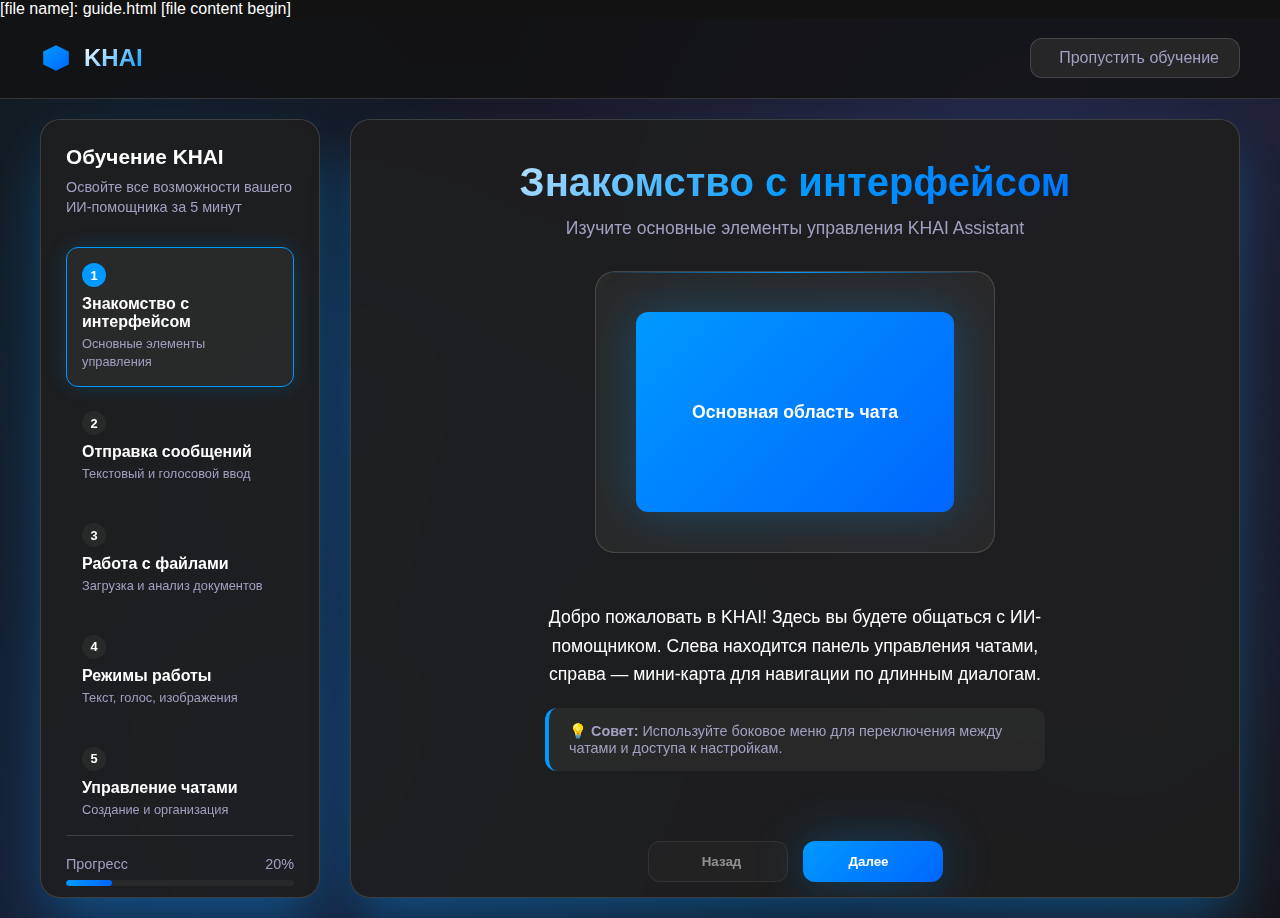
<file: new/guide.html>
[file name]: guide.html
[file content begin]
<!DOCTYPE html>
<html lang="ru">
<head>
    <meta charset="UTF-8">
    <meta name="viewport" content="width=device-width, initial-scale=1.0, viewport-fit=cover">
    <title>Обучение — KHAI Assistant</title>
    <link rel="stylesheet" href="https://cdn.jsdelivr.net/npm/@tabler/icons-webfont@latest/dist/tabler-icons.min.css">
    <style>
        * {
            margin: 0;
            padding: 0;
            box-sizing: border-box;
        }

        :root {
            --bg-primary: #121212;
            --bg-secondary: rgba(30, 30, 30, 0.9);
            --bg-tertiary: rgba(45, 45, 45, 0.7);
            --text-primary: #ffffff;
            --text-secondary: #a0a0c0;
            --accent-primary: #0099ff;
            --accent-secondary: #0066ff;
            --border-color: rgba(255, 255, 255, 0.15);
            --radius-lg: 20px;
            --radius-md: 12px;
            --shadow-lg: 0 25px 50px -12px rgba(0, 153, 255, 0.4);
            --shadow-glow: 0 0 50px rgba(0, 153, 255, 0.3);
            --transition: all 0.4s cubic-bezier(0.25, 0.46, 0.45, 0.94);
        }

        body {
            font-family: -apple-system, BlinkMacSystemFont, 'Segoe UI', Roboto, sans-serif;
            background: var(--bg-primary);
            color: var(--text-primary);
            overflow: hidden;
            height: 100vh;
            height: 100dvh;
        }

        .app-container {
            height: 100vh;
            height: 100dvh;
            display: flex;
            flex-direction: column;
            position: relative;
            overflow: hidden;
        }

        /* Animated Background */
        .floating-background {
            position: absolute;
            top: 0;
            left: 0;
            width: 100%;
            height: 100%;
            background: 
                radial-gradient(circle at 20% 80%, rgba(0, 153, 255, 0.15) 0%, transparent 50%),
                radial-gradient(circle at 80% 20%, rgba(102, 126, 234, 0.15) 0%, transparent 50%),
                linear-gradient(135deg, #121212 0%, #1a1a2e 50%, #121212 100%);
            overflow: hidden;
        }

        .parallax-layer {
            position: absolute;
            width: 100%;
            height: 100%;
        }

        .layer-1 {
            background: 
                radial-gradient(circle at 10% 20%, rgba(0, 153, 255, 0.1) 0%, transparent 30%),
                radial-gradient(circle at 90% 80%, rgba(102, 126, 234, 0.1) 0%, transparent 30%);
            animation: float 8s ease-in-out infinite;
        }

        .layer-2 {
            background: 
                radial-gradient(circle at 30% 40%, rgba(0, 153, 255, 0.08) 0%, transparent 25%),
                radial-gradient(circle at 70% 60%, rgba(102, 126, 234, 0.08) 0%, transparent 25%);
            animation: float 12s ease-in-out infinite reverse;
        }

        /* Header */
        .guide-header {
            position: relative;
            z-index: 10;
            padding: 20px;
            backdrop-filter: blur(10px);
            border-bottom: 1px solid var(--border-color);
            background: rgba(18, 18, 18, 0.8);
        }

        .header-content {
            display: flex;
            align-items: center;
            justify-content: space-between;
            max-width: 1200px;
            margin: 0 auto;
        }

        .logo {
            display: flex;
            align-items: center;
            gap: 12px;
            text-decoration: none;
        }

        .logo-icon {
            width: 32px;
            height: 32px;
        }

        .logo-text {
            font-size: 1.5rem;
            font-weight: 700;
            background: linear-gradient(135deg, var(--text-primary) 0%, var(--accent-primary) 100%);
            -webkit-background-clip: text;
            -webkit-text-fill-color: transparent;
            background-clip: text;
        }

        .skip-btn {
            background: var(--bg-tertiary);
            color: var(--text-secondary);
            border: 1px solid var(--border-color);
            padding: 10px 20px;
            border-radius: var(--radius-md);
            text-decoration: none;
            font-weight: 500;
            transition: var(--transition);
            display: flex;
            align-items: center;
            gap: 8px;
        }

        .skip-btn:hover {
            background: var(--accent-primary);
            color: white;
            transform: translateY(-2px);
        }

        /* Main Content */
        .guide-main {
            position: relative;
            z-index: 2;
            flex: 1;
            display: flex;
            padding: 20px;
            overflow: hidden;
        }

        .guide-container {
            flex: 1;
            max-width: 1200px;
            margin: 0 auto;
            display: flex;
            gap: 30px;
            height: 100%;
        }

        /* Sidebar */
        .guide-sidebar {
            width: 280px;
            background: var(--bg-secondary);
            border-radius: var(--radius-lg);
            padding: 25px;
            backdrop-filter: blur(20px);
            border: 1px solid var(--border-color);
            box-shadow: var(--shadow-lg);
            display: flex;
            flex-direction: column;
        }

        .sidebar-header {
            margin-bottom: 30px;
        }

        .sidebar-title {
            font-size: 1.3rem;
            font-weight: 700;
            margin-bottom: 8px;
            color: var(--text-primary);
        }

        .sidebar-subtitle {
            color: var(--text-secondary);
            font-size: 0.9rem;
            line-height: 1.4;
        }

        .step-list {
            flex: 1;
            display: flex;
            flex-direction: column;
            gap: 8px;
        }

        .step-item {
            padding: 15px;
            border-radius: var(--radius-md);
            cursor: pointer;
            transition: var(--transition);
            border: 1px solid transparent;
            position: relative;
            overflow: hidden;
        }

        .step-item.active {
            background: var(--bg-tertiary);
            border-color: var(--accent-primary);
            box-shadow: 0 0 20px rgba(0, 153, 255, 0.2);
        }

        .step-item.completed {
            background: rgba(0, 153, 255, 0.1);
            border-color: rgba(0, 153, 255, 0.3);
        }

        .step-number {
            width: 24px;
            height: 24px;
            border-radius: 50%;
            background: var(--bg-tertiary);
            display: flex;
            align-items: center;
            justify-content: center;
            font-size: 0.8rem;
            font-weight: 600;
            margin-bottom: 8px;
            transition: var(--transition);
        }

        .step-item.active .step-number {
            background: var(--accent-primary);
            color: white;
        }

        .step-item.completed .step-number {
            background: var(--accent-primary);
            color: white;
        }

        .step-item.completed .step-number::after {
            content: '✓';
        }

        .step-title {
            font-weight: 600;
            margin-bottom: 4px;
            color: var(--text-primary);
        }

        .step-description {
            font-size: 0.8rem;
            color: var(--text-secondary);
            line-height: 1.4;
        }

        .progress-section {
            margin-top: auto;
            padding-top: 20px;
            border-top: 1px solid var(--border-color);
        }

        .progress-text {
            display: flex;
            justify-content: space-between;
            margin-bottom: 8px;
            font-size: 0.9rem;
            color: var(--text-secondary);
        }

        .progress-bar {
            height: 6px;
            background: var(--bg-tertiary);
            border-radius: 3px;
            overflow: hidden;
        }

        .progress-fill {
            height: 100%;
            background: linear-gradient(90deg, var(--accent-primary), var(--accent-secondary));
            border-radius: 3px;
            transition: width 0.4s ease;
            width: 0%;
        }

        /* Content Area */
        .guide-content {
            flex: 1;
            background: var(--bg-secondary);
            border-radius: var(--radius-lg);
            padding: 40px;
            backdrop-filter: blur(20px);
            border: 1px solid var(--border-color);
            box-shadow: var(--shadow-lg);
            display: flex;
            flex-direction: column;
            position: relative;
            overflow: hidden;
        }

        .content-header {
            margin-bottom: 30px;
            text-align: center;
        }

        .content-title {
            font-size: 2.5rem;
            font-weight: 800;
            background: linear-gradient(135deg, var(--text-primary) 0%, var(--accent-primary) 50%, var(--accent-secondary) 100%);
            -webkit-background-clip: text;
            -webkit-text-fill-color: transparent;
            background-clip: text;
            margin-bottom: 10px;
        }

        .content-subtitle {
            font-size: 1.1rem;
            color: var(--text-secondary);
            max-width: 600px;
            margin: 0 auto;
            line-height: 1.5;
        }

        .step-content {
            flex: 1;
            display: flex;
            flex-direction: column;
            align-items: center;
            justify-content: center;
            text-align: center;
            gap: 30px;
        }

        .step-visual {
            max-width: 400px;
            width: 100%;
            margin-bottom: 20px;
        }

        .visual-container {
            background: var(--bg-tertiary);
            border-radius: var(--radius-lg);
            padding: 40px;
            border: 1px solid var(--border-color);
            position: relative;
            overflow: hidden;
        }

        .visual-container::before {
            content: '';
            position: absolute;
            top: 0;
            left: 0;
            right: 0;
            height: 1px;
            background: linear-gradient(90deg, transparent, var(--accent-primary), transparent);
        }

        .demo-element {
            width: 100%;
            height: 200px;
            background: linear-gradient(135deg, var(--accent-primary), var(--accent-secondary));
            border-radius: var(--radius-md);
            display: flex;
            align-items: center;
            justify-content: center;
            color: white;
            font-weight: 600;
            font-size: 1.1rem;
            animation: pulse 2s ease-in-out infinite;
            box-shadow: var(--shadow-glow);
        }

        .step-description-content {
            max-width: 500px;
            margin: 0 auto;
        }

        .step-text {
            font-size: 1.1rem;
            line-height: 1.6;
            color: var(--text-primary);
            margin-bottom: 20px;
        }

        .step-hint {
            background: var(--bg-tertiary);
            padding: 15px 20px;
            border-radius: var(--radius-md);
            border-left: 4px solid var(--accent-primary);
            font-size: 0.9rem;
            color: var(--text-secondary);
            text-align: left;
        }

        .navigation-buttons {
            display: flex;
            gap: 15px;
            justify-content: center;
            margin-top: 40px;
        }

        .nav-btn {
            padding: 12px 30px;
            border-radius: var(--radius-md);
            font-weight: 600;
            text-decoration: none;
            transition: var(--transition);
            border: none;
            cursor: pointer;
            display: flex;
            align-items: center;
            gap: 8px;
            min-width: 140px;
            justify-content: center;
        }

        .prev-btn {
            background: var(--bg-tertiary);
            color: var(--text-primary);
            border: 1px solid var(--border-color);
        }

        .prev-btn:hover:not(:disabled) {
            background: var(--bg-secondary);
            border-color: var(--accent-primary);
        }

        .next-btn {
            background: linear-gradient(135deg, var(--accent-primary), var(--accent-secondary));
            color: white;
            box-shadow: var(--shadow-glow);
        }

        .next-btn:hover:not(:disabled) {
            transform: translateY(-2px);
            box-shadow: 0 15px 30px rgba(0, 153, 255, 0.4);
        }

        .nav-btn:disabled {
            opacity: 0.5;
            cursor: not-allowed;
            transform: none !important;
        }

        .start-btn {
            background: linear-gradient(135deg, #00ff88, #00ccff);
            color: white;
            box-shadow: 0 0 30px rgba(0, 255, 136, 0.4);
        }

        .start-btn:hover {
            transform: translateY(-2px);
            box-shadow: 0 15px 30px rgba(0, 255, 136, 0.6);
        }

        /* Animations */
        @keyframes float {
            0%, 100% { transform: translateY(0px); }
            50% { transform: translateY(-10px); }
        }

        @keyframes pulse {
            0%, 100% { transform: scale(1); opacity: 1; }
            50% { transform: scale(1.05); opacity: 0.9; }
        }

        @keyframes slideIn {
            from {
                opacity: 0;
                transform: translateY(30px);
            }
            to {
                opacity: 1;
                transform: translateY(0);
            }
        }

        /* Responsive */
        @media (max-width: 1024px) {
            .guide-container {
                flex-direction: column;
                gap: 20px;
            }
            
            .guide-sidebar {
                width: 100%;
                max-width: none;
            }
            
            .step-list {
                flex-direction: row;
                overflow-x: auto;
                padding-bottom: 10px;
            }
            
            .step-item {
                min-width: 200px;
            }
        }

        @media (max-width: 768px) {
            .guide-main {
                padding: 15px;
            }
            
            .guide-content {
                padding: 25px;
            }
            
            .content-title {
                font-size: 2rem;
            }
            
            .navigation-buttons {
                flex-direction: column;
                width: 100%;
            }
            
            .nav-btn {
                width: 100%;
            }
            
            .step-visual {
                max-width: 300px;
            }
            
            .demo-element {
                height: 150px;
                font-size: 1rem;
            }
        }

        @media (max-width: 480px) {
            .header-content {
                flex-direction: column;
                gap: 15px;
                text-align: center;
            }
            
            .guide-content {
                padding: 20px;
            }
            
            .content-title {
                font-size: 1.8rem;
            }
            
            .step-text {
                font-size: 1rem;
            }
        }

        /* Safe area support */
        @supports(padding: max(0px)) {
            .guide-header {
                padding-left: max(20px, env(safe-area-inset-left));
                padding-right: max(20px, env(safe-area-inset-right));
            }
            
            .guide-main {
                padding-left: max(20px, env(safe-area-inset-left));
                padding-right: max(20px, env(safe-area-inset-right));
                padding-bottom: max(20px, env(safe-area-inset-bottom));
            }
        }
    </style>
</head>
<body>
    <div class="app-container">
        <!-- Animated Background -->
        <div class="floating-background">
            <div class="parallax-layer layer-1"></div>
            <div class="parallax-layer layer-2"></div>
        </div>

        <!-- Header -->
        <header class="guide-header">
            <div class="header-content">
                <a href="#" class="logo" id="logoLink">
                    <div class="logo-icon">
                        <svg viewBox="0 0 100 100">
                            <defs>
                                <linearGradient id="guideGradient" x1="0%" y1="0%" x2="100%" y2="100%">
                                    <stop offset="0%" stop-color="#0099FF" />
                                    <stop offset="100%" stop-color="#0066FF" />
                                </linearGradient>
                            </defs>
                            <path d="M50 10 L90 30 L90 70 L50 90 L10 70 L10 30 Z M50 30 L70 40 L70 60 L50 70 L30 60 L30 40 Z" fill="url(#guideGradient)"/>
                        </svg>
                    </div>
                    <div class="logo-text">KHAI</div>
                </a>
                <a href="index.html" class="skip-btn" id="skipBtn">
                    <i class="ti ti-arrow-right"></i>
                    Пропустить обучение
                </a>
            </div>
        </header>

        <!-- Main Content -->
        <main class="guide-main">
            <div class="guide-container">
                <!-- Sidebar -->
                <div class="guide-sidebar">
                    <div class="sidebar-header">
                        <h2 class="sidebar-title">Обучение KHAI</h2>
                        <p class="sidebar-subtitle">Освойте все возможности вашего ИИ-помощника за 5 минут</p>
                    </div>

                    <div class="step-list" id="stepList">
                        <div class="step-item active" data-step="1">
                            <div class="step-number">1</div>
                            <div class="step-title">Знакомство с интерфейсом</div>
                            <div class="step-description">Основные элементы управления</div>
                        </div>
                        <div class="step-item" data-step="2">
                            <div class="step-number">2</div>
                            <div class="step-title">Отправка сообщений</div>
                            <div class="step-description">Текстовый и голосовой ввод</div>
                        </div>
                        <div class="step-item" data-step="3">
                            <div class="step-number">3</div>
                            <div class="step-title">Работа с файлами</div>
                            <div class="step-description">Загрузка и анализ документов</div>
                        </div>
                        <div class="step-item" data-step="4">
                            <div class="step-number">4</div>
                            <div class="step-title">Режимы работы</div>
                            <div class="step-description">Текст, голос, изображения</div>
                        </div>
                        <div class="step-item" data-step="5">
                            <div class="step-number">5</div>
                            <div class="step-title">Управление чатами</div>
                            <div class="step-description">Создание и организация</div>
                        </div>
                    </div>

                    <div class="progress-section">
                        <div class="progress-text">
                            <span>Прогресс</span>
                            <span id="progressPercent">20%</span>
                        </div>
                        <div class="progress-bar">
                            <div class="progress-fill" id="progressFill" style="width: 20%"></div>
                        </div>
                    </div>
                </div>

                <!-- Content Area -->
                <div class="guide-content">
                    <div class="content-header">
                        <h1 class="content-title" id="stepTitle">Знакомство с интерфейсом</h1>
                        <p class="content-subtitle" id="stepSubtitle">Изучите основные элементы управления KHAI Assistant</p>
                    </div>

                    <div class="step-content">
                        <div class="step-visual">
                            <div class="visual-container">
                                <div class="demo-element" id="demoElement">
                                    Основная область чата
                                </div>
                            </div>
                        </div>

                        <div class="step-description-content">
                            <p class="step-text" id="stepText">
                                Добро пожаловать в KHAI! Здесь вы будете общаться с ИИ-помощником. 
                                Слева находится панель управления чатами, справа — мини-карта для навигации по длинным диалогам.
                            </p>
                            
                            <div class="step-hint" id="stepHint">
                                💡 <strong>Совет:</strong> Используйте боковое меню для переключения между чатами и доступа к настройкам.
                            </div>
                        </div>

                        <div class="navigation-buttons">
                            <button class="nav-btn prev-btn" id="prevBtn" disabled>
                                <i class="ti ti-arrow-left"></i>
                                Назад
                            </button>
                            <button class="nav-btn next-btn" id="nextBtn">
                                Далее
                                <i class="ti ti-arrow-right"></i>
                            </button>
                        </div>
                    </div>
                </div>
            </div>
        </main>
    </div>

    <script>
        // Guide steps data
        const steps = [
            {
                title: "Знакомство с интерфейсом",
                subtitle: "Изучите основные элементы управления KHAI Assistant",
                text: "Добро пожаловать в KHAI! Здесь вы будете общаться с ИИ-помощником. Слева находится панель управления чатами, справа — мини-карта для навигации по длинным диалогам.",
                hint: "💡 <strong>Совет:</strong> Используйте боковое меню для переключения между чатами и доступа к настройкам.",
                demo: "Основная область чата"
            },
            {
                title: "Отправка сообщений",
                subtitle: "Научитесь эффективно общаться с ИИ",
                text: "Вводите сообщения в текстовом поле внизу экрана. Используйте Enter для отправки или Shift+Enter для переноса строки. Также доступен голосовой ввод — просто нажмите на иконку микрофона.",
                hint: "🎤 <strong>Голосовой ввод:</strong> Нажмите и удерживайте иконку микрофона для записи голосового сообщения.",
                demo: "Поле ввода сообщения"
            },
            {
                title: "Работа с файлами",
                subtitle: "Загружайте и анализируйте документы с помощью ИИ",
                text: "KHAI может анализировать различные типы файлов: изображения, PDF, текстовые документы и код. Просто перетащите файл в область чата или нажмите на иконку плюса для выбора файлов.",
                hint: "📎 <strong>Поддерживаемые форматы:</strong> PNG, JPG, PDF, TXT, MD, HTML, CSS, JS и другие текстовые файлы.",
                demo: "Загрузка файлов"
            },
            {
                title: "Режимы работы",
                subtitle: "Выбирайте подходящий режим для каждой задачи",
                text: "KHAI предлагает три основных режима: обычный чат, генерация голосовых ответов и создание изображений. Переключайтесь между режимами в зависимости от ваших потребностей.",
                hint: "🖼️ <strong>Генерация изображений:</strong> Опишите желаемое изображение текстом, и ИИ создаст его для вас.",
                demo: "Переключение режимов"
            },
            {
                title: "Управление чатами",
                subtitle: "Организуйте ваши диалоги эффективно",
                text: "Создавайте отдельные чаты для разных тем и проектов. Переименовывайте, архивируйте или удаляйте ненужные диалоги. Все ваши беседы автоматически сохраняются.",
                hint: "🔍 <strong>Поиск:</strong> Используйте поиск в боковом меню для быстрого нахождения нужных сообщений в истории чатов.",
                demo: "Управление историей чатов"
            }
        ];

        // Current step index
        let currentStep = 0;
        const totalSteps = steps.length;

        // DOM elements
        const stepList = document.getElementById('stepList');
        const stepTitle = document.getElementById('stepTitle');
        const stepSubtitle = document.getElementById('stepSubtitle');
        const stepText = document.getElementById('stepText');
        const stepHint = document.getElementById('stepHint');
        const demoElement = document.getElementById('demoElement');
        const prevBtn = document.getElementById('prevBtn');
        const nextBtn = document.getElementById('nextBtn');
        const progressFill = document.getElementById('progressFill');
        const progressPercent = document.getElementById('progressPercent');
        const skipBtn = document.getElementById('skipBtn');
        const logoLink = document.getElementById('logoLink');

        // Update progress
        function updateProgress() {
            const progress = ((currentStep + 1) / totalSteps) * 100;
            progressFill.style.width = `${progress}%`;
            progressPercent.textContent
</file>
